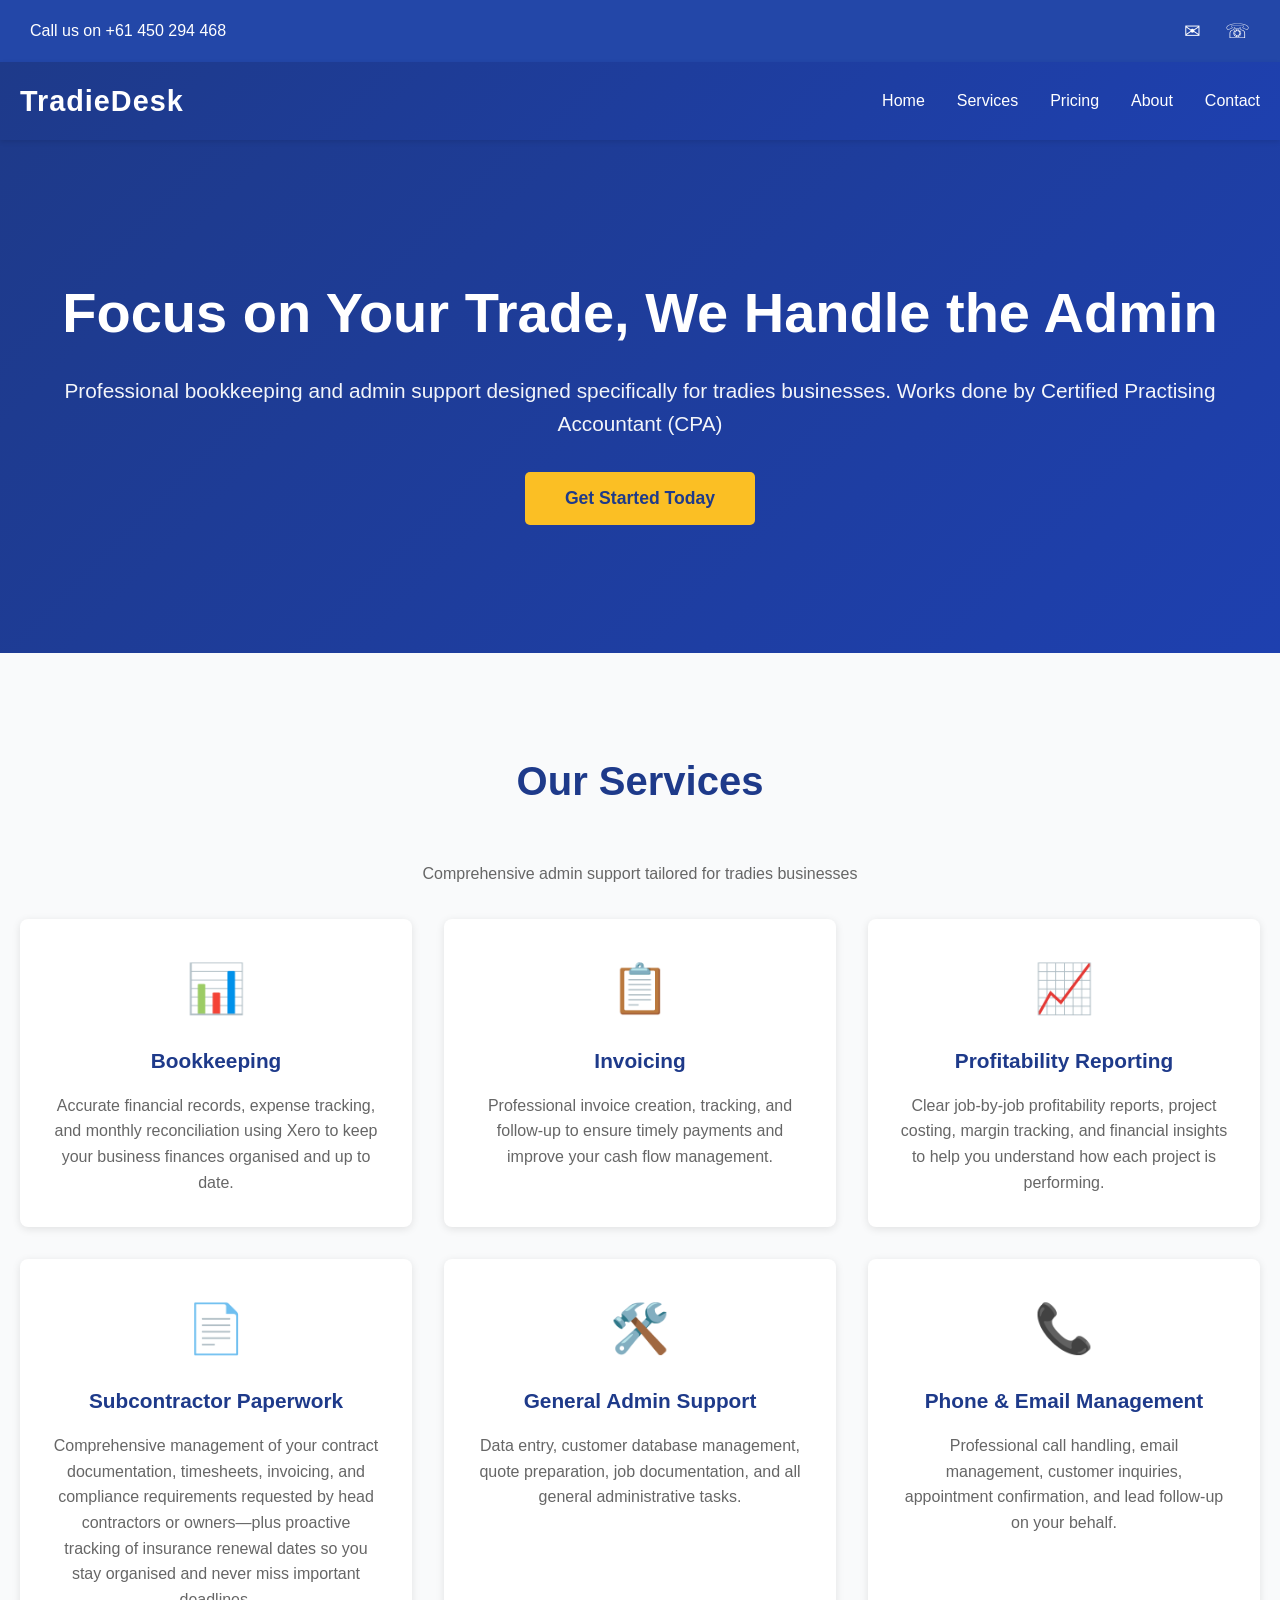
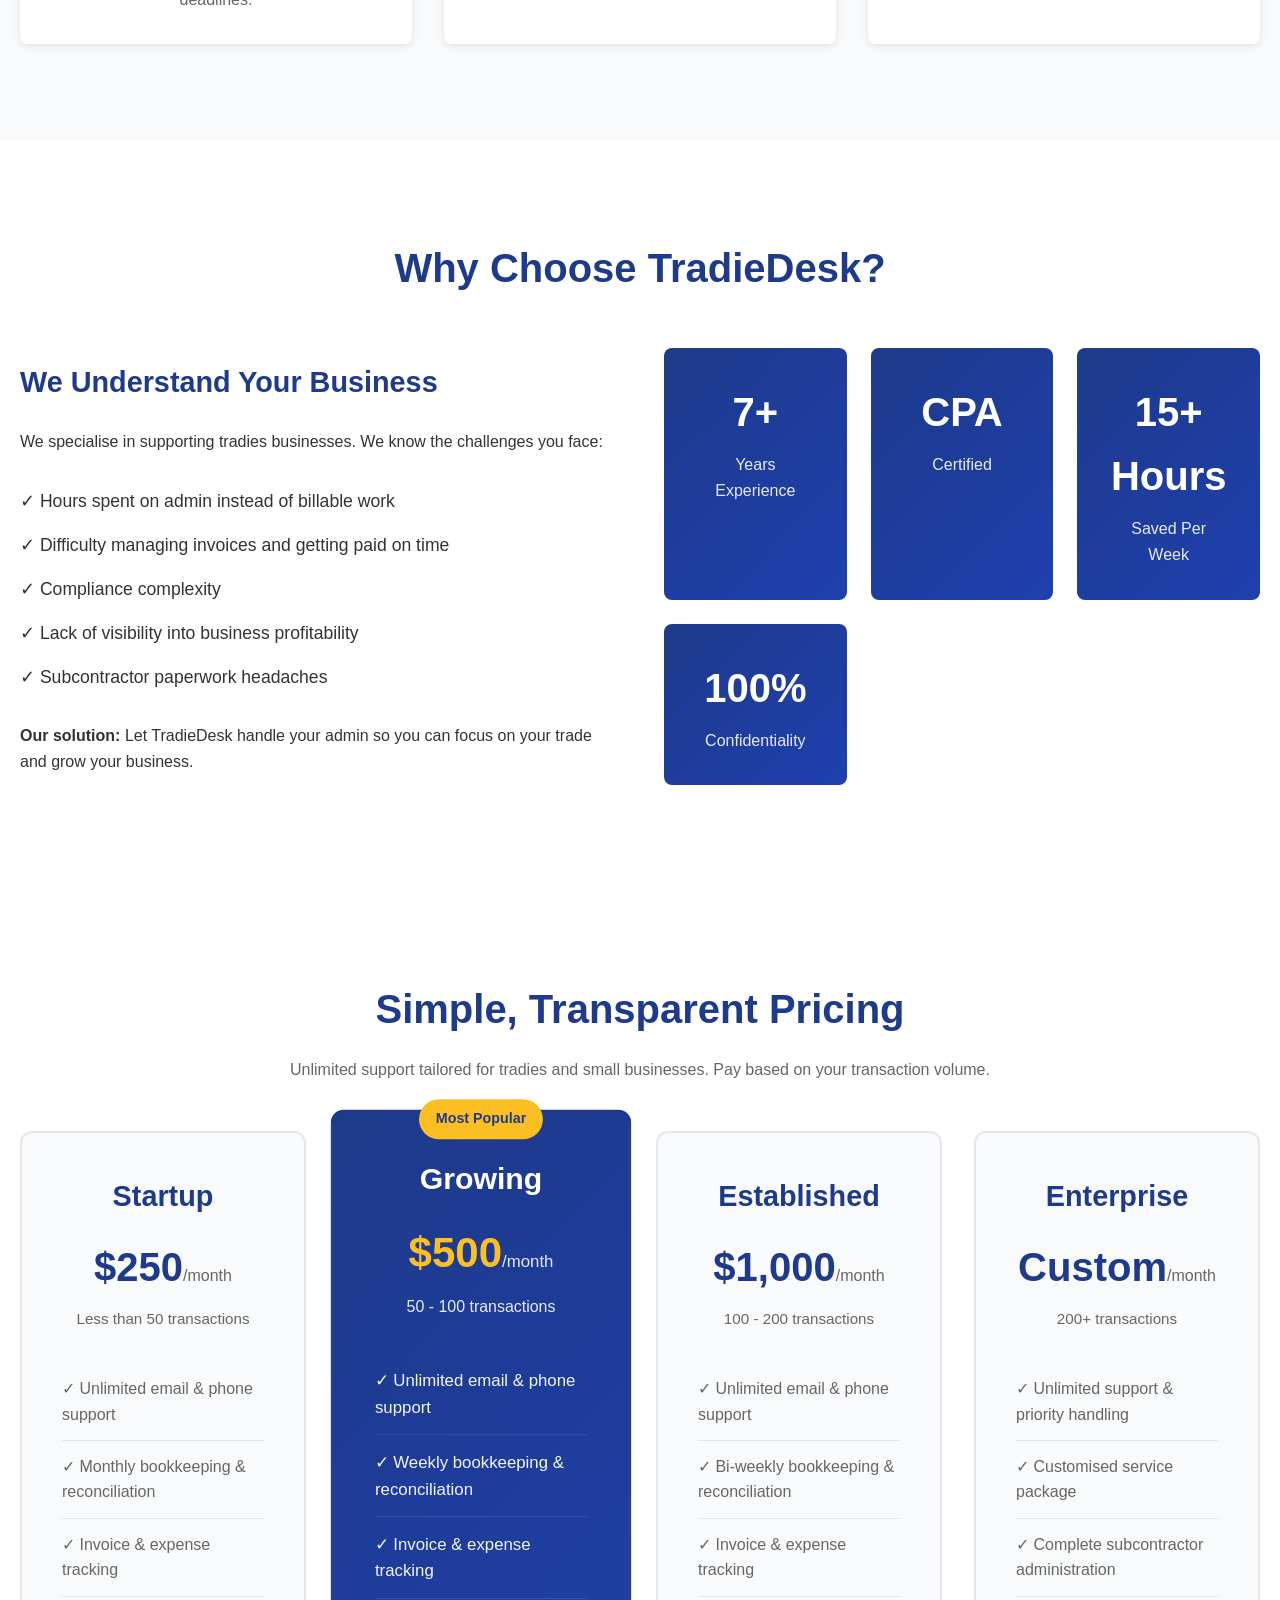
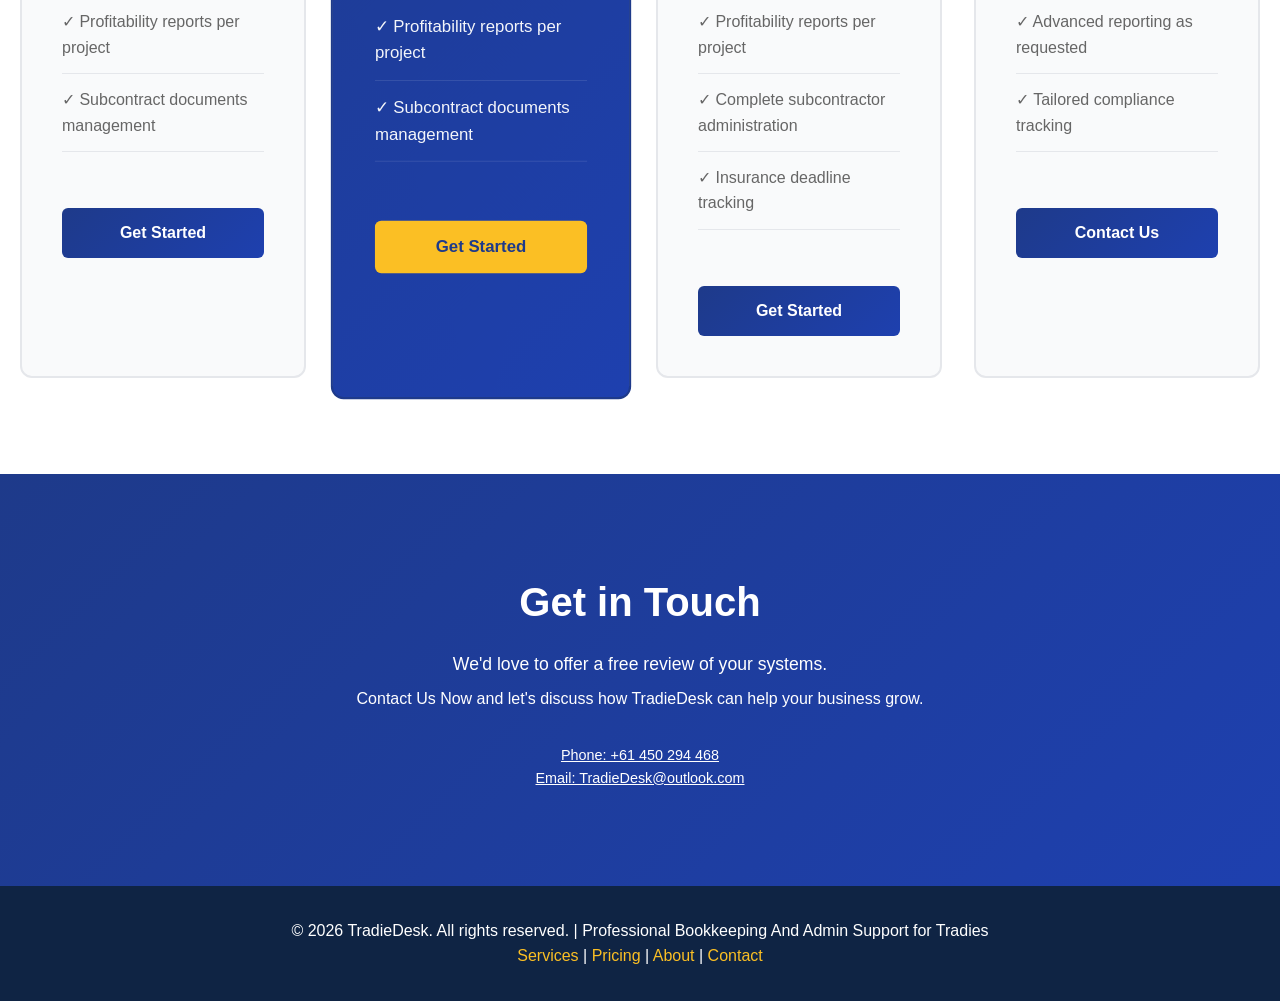
<file: index.html>
<!DOCTYPE html>
<html lang="en">
    
<head>
    <meta charset="UTF-8">
    <meta name="viewport" content="width=device-width, initial-scale=1.0">
    <title>TradieDesk - Professional Bookkeeping & Admin Support for Tradies</title>
    <link rel="stylesheet" href="css/styles.css">
    <link rel="stylesheet" href="css/responsive.css">
    <link rel="stylesheet" href="css/animations.css">
    <link rel="manifest" href="manifest.json">
</head>
<body>
    <body>

<div class="top-bar">

    <div class="left-text">
        Call us on +61 450 294 468
    </div>

    <div class="right-icons">

        <a href="mailto:TradieDesk@outlook.com">✉</a>
        <a href="tel:+61450294468">☏</a>
    </div>

</div>
    <!-- Navigation -->
    <nav class="navbar">
        <div class="container">
            <div class="logo">TradieDesk</div>
            <ul class="nav-links">
                <li><a href="#home">Home</a></li>
                <li><a href="#services">Services</a></li>
                <li><a href="#pricing">Pricing</a></li>
                <li><a href="pages/about.html">About</a></li>
                <li><a href="pages/contact.html">Contact</a></li>
            </ul>
        </div>
    </nav>

    <!-- Hero Section -->
    <section id="home" class="hero">
        <div class="container">
            <div class="hero-content">
                <h1>Focus on Your Trade, We Handle the Admin</h1>
                <p>Professional bookkeeping and admin support designed specifically for tradies businesses. Works done by Certified Practising Accountant (CPA)</p>
                <button class="cta-button" onclick="document.getElementById('contact').scrollIntoView({behavior: 'smooth'})">Get Started Today</button>
            </div>
        </div>
    </section>

    <!-- Services Section -->
    <section id="services" class="services">
        <div class="container">
            <h2>Our Services</h2>
            <p style="text-align: center; color: #666; margin-bottom: 2rem; font-size: 1rem;">
                Comprehensive admin support tailored for tradies businesses
            </p>
            <div class="services-grid">
                <div class="service-card">
                    <div class="service-icon">📊</div>
                    <h3>Bookkeeping</h3>
                    <p>Accurate financial records, expense tracking, and monthly reconciliation using Xero to keep your business finances organised and up to date.</p>
                </div>
                <div class="service-card">
                    <div class="service-icon">📋</div>
                    <h3>Invoicing</h3>
                    <p>Professional invoice creation, tracking, and follow-up to ensure timely payments and improve your cash flow management.</p>
                </div>
                <div class="service-card">
                    <div class="service-icon">📈</div>
                    <h3>Profitability Reporting</h3>
                    <p>Clear job-by-job profitability reports, project costing, margin tracking, and financial insights to help you understand how each project is performing.</p>
                </div>
                <div class="service-card">
                    <div class="service-icon">📄</div>
                    <h3>Subcontractor Paperwork</h3>
                    <p>Comprehensive management of your contract documentation, timesheets, invoicing, and compliance requirements requested by head contractors or owners—plus proactive tracking of insurance renewal dates so you stay organised and never miss important deadlines.</p>
                </div>
                <div class="service-card">
                    <div class="service-icon">🛠️</div>
                    <h3>General Admin Support</h3>
                    <p>Data entry, customer database management, quote preparation, job documentation, and all general administrative tasks.</p>
                </div>
                <div class="service-card">
                    <div class="service-icon">📞</div>
                    <h3>Phone & Email Management</h3>
                    <p>Professional call handling, email management, customer inquiries, appointment confirmation, and lead follow-up on your behalf.</p>
                </div>
            </div>
        </div>
    </section>

    <!-- About Section -->
    <section id="about" class="about">
        <div class="container">
            <h2>Why Choose TradieDesk?</h2>
            <div class="about-content">
                <div class="about-text">
                    <h3>We Understand Your Business</h3>
                    <p>We specialise in supporting tradies businesses. We know the challenges you face:</p>
                    <ul>
                        <li>✓ Hours spent on admin instead of billable work</li>
                        <li>✓ Difficulty managing invoices and getting paid on time</li>
                        <li>✓ Compliance complexity</li>
                        <li>✓ Lack of visibility into business profitability</li>
                        <li>✓ Subcontractor paperwork headaches</li>
                    </ul>
                    <p><strong>Our solution:</strong> Let TradieDesk handle your admin so you can focus on your trade and grow your business.</p>
                </div>
                <div class="about-stats">
                    <div class="stat">
                        <h4>7+</h4>
                        <p>Years Experience</p>
                    </div>
                    <div class="stat">
                        <h4>CPA</h4>
                        <p>Certified</p>
                    </div>
                    <div class="stat">
                        <h4>15+ Hours</h4>
                        <p>Saved Per Week</p>
                    </div>
                    <div class="stat">
                        <h4>100%</h4>
                        <p>Confidentiality</p>
                    </div>
                </div>
            </div>
        </div>
    </section>

    <!-- Pricing Section -->
    <section id="pricing" class="pricing">
        <div class="container">
            <h2>Simple, Transparent Pricing</h2>
            <p style="text-align: center; color: #666; margin-bottom: 3rem; font-size: 1rem;">
                Unlimited support tailored for tradies and small businesses. Pay based on your transaction volume.
            </p>
            <div class="pricing-grid">
                <div class="pricing-card">
                    <h3>Startup</h3>
                    <div class="price">$250<span>/month</span></div>
                    <p class="pricing-subtitle">Less than 50 transactions</p>
                    <ul class="pricing-features">
                        <li>✓ Unlimited email & phone support</li>
                        <li>✓ Monthly bookkeeping & reconciliation</li>
                        <li>✓ Invoice & expense tracking</li>
                        <li>✓ Profitability reports per project</li>
                        <li>✓ Subcontract documents management</li>
                    </ul>
                    <button class="pricing-button" onclick="document.getElementById('contact').scrollIntoView({behavior: 'smooth'})">Get Started</button>
                </div>
                <div class="pricing-card featured">
                    <div class="featured-badge">Most Popular</div>
                    <h3>Growing</h3>
                    <div class="price">$500<span>/month</span></div>
                    <p class="pricing-subtitle">50 - 100 transactions</p>
                    <ul class="pricing-features">
                        <li>✓ Unlimited email & phone support</li>
                        <li>✓ Weekly bookkeeping & reconciliation</li>
                        <li>✓ Invoice & expense tracking</li>
                        <li>✓ Profitability reports per project</li>
                        <li>✓ Subcontract documents management</li>
                    </ul>
                    <button class="pricing-button" onclick="document.getElementById('contact').scrollIntoView({behavior: 'smooth'})">Get Started</button>
                </div>
            <div class="pricing-card">
                    <h3>Established</h3>
                    <div class="price">$1,000<span>/month</span></div>
                    <p class="pricing-subtitle">100 - 200 transactions</p>
                    <ul class="pricing-features">
                        <li>✓ Unlimited email & phone support</li>
                        <li>✓ Bi-weekly bookkeeping & reconciliation</li>
                        <li>✓ Invoice & expense tracking</li>
                        <li>✓ Profitability reports per project</li>
                        <li>✓ Complete subcontractor administration</li>
                        <li>✓ Insurance deadline tracking</li>
                    </ul>
                    <button class="pricing-button" onclick="document.getElementById('contact').scrollIntoView({behavior: 'smooth'})">Get Started</button>
                </div>
            <div class="pricing-card">
                    <h3>Enterprise</h3>
                    <div class="price">Custom<span>/month</span></div>
                    <p class="pricing-subtitle">200+ transactions</p>
                    <ul class="pricing-features">
                        <li>✓ Unlimited support & priority handling</li>
                        <li>✓ Customised service package</li>
                        <li>✓ Complete subcontractor administration</li>
                        <li>✓ Advanced reporting as requested</li>
                        <li>✓ Tailored compliance tracking</li>
                    </ul>
                    <button class="pricing-button" onclick="document.getElementById('contact').scrollIntoView({behavior: 'smooth'})">Contact Us</button>
                </div>
            </div>
        </div>
    </section>

    <!-- Contact Section -->
    <section id="contact" class="contact">
        <div class="container">
            <h2>Get in Touch</h2>
            <p style="text-align: center; color: white; margin-bottom: 0.5rem; font-size: 1.1rem;">
                We'd love to offer a free review of your systems.
            </p>
            <p style="text-align: center; color: white; margin-bottom: 2rem;">
                Contact Us Now and let's discuss how TradieDesk can help your business grow.
            </p>
             <p style="text-align: center; color: #999; margin-top: 2rem; font-size: 0.9rem;">
                <a href="tel:+61 450 294 468" style="color: white;">Phone: +61 450 294 468</a>
            <p style="text-align: center; color: #999; margin-top: 0rem; font-size: 0.9rem;">
                <a href="mailto:TradieDesk@outlook.com" style="color: white;">Email: TradieDesk@outlook.com</a>
            </p>
        </div>
    </section>

    <!-- Footer -->
    <footer class="footer">
        <div class="container">
            <p>&copy; 2026 TradieDesk. All rights reserved. | Professional Bookkeeping And Admin Support for Tradies</p>
            <div class="footer-links">
                <a href="pages/services.html">Services</a> | 
                <a href="pages/pricing.html">Pricing</a> | 
                <a href="pages/about.html">About</a> | 
                <a href="pages/contact.html">Contact</a>
            </div>
        </div>
    </footer>

    <script src="js/script.js"></script>
</body>
</html>
</file>
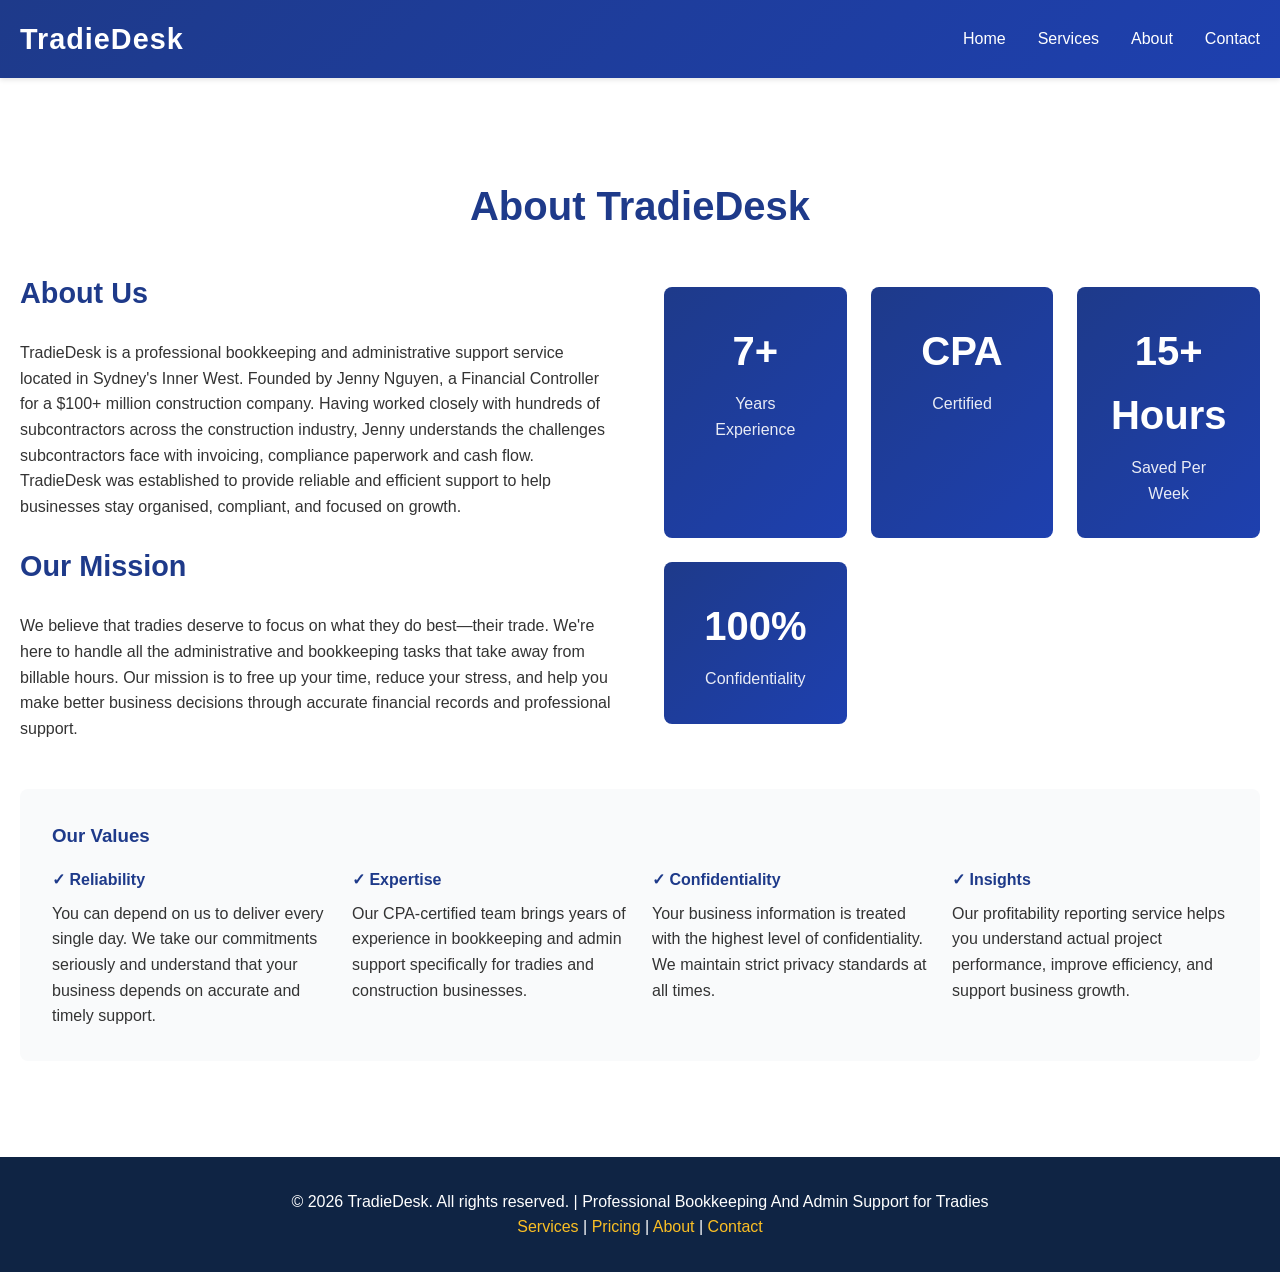
<file: pages/about.html>
<!DOCTYPE html>
<html lang="en">
<head>
    <meta charset="UTF-8">
    <meta name="viewport" content="width=device-width, initial-scale=1.0">
    <title>About Us - TradieDesk</title>
    <link rel="stylesheet" href="../css/styles.css">
    <link rel="stylesheet" href="../css/responsive.css">
    <link rel="stylesheet" href="../css/animations.css">
</head>
<body>
    <nav class="navbar">
        <div class="container">
            <div class="logo">TradieDesk</div>
            <ul class="nav-links">
                <li><a href="../index.html">Home</a></li>
                <li><a href="../index.html#services">Services</a></li>
                <li><a href="#about">About</a></li>
                <li><a href="contact.html">Contact</a></li>
            </ul>
        </div>
    </nav>

    <section id="about" class="about">
        <div class="container">
            <h1 style="text-align: center; color: #1e3a8a; margin-bottom: 2rem; font-size: 2.5rem;">About TradieDesk</h1>
            
            <div class="about-content">
                <div class="about-text">
                    <h3>About Us</h3>
                    <p>TradieDesk is a professional bookkeeping and administrative support service located in Sydney's Inner West. Founded by Jenny Nguyen, a Financial Controller for a $100+ million construction company. Having worked closely with hundreds of subcontractors across the construction industry, Jenny understands the challenges subcontractors face with invoicing, compliance paperwork and cash flow. TradieDesk was established to provide reliable and efficient support to help businesses stay organised, compliant, and focused on growth.</p>
                    
                    <h3 style="margin-top: 1.5rem;">Our Mission</h3>
                    <p>We believe that tradies deserve to focus on what they do best—their trade. We're here to handle all the administrative and bookkeeping tasks that take away from billable hours. Our mission is to free up your time, reduce your stress, and help you make better business decisions through accurate financial records and professional support.</p>
                </div>
                <div class="about-stats">
                    <div class="stat">
                        <h4>7+</h4>
                        <p>Years Experience</p>
                    </div>
                    <div class="stat">
                        <h4>CPA</h4>
                        <p>Certified</p>
                    </div>
                    <div class="stat">
                        <h4>15+ Hours</h4>
                        <p>Saved Per Week</p>
                    </div>
                    <div class="stat">
                        <h4>100%</h4>
                        <p>Confidentiality</p>
                    </div>
                </div>
            </div>

            <div style="margin-top: 3rem; padding: 2rem; background: #f9fafb; border-radius: 8px;">
                <h3 style="color: #1e3a8a; margin-bottom: 1rem;">Our Values</h3>
                <div style="display: grid; grid-template-columns: repeat(auto-fit, minmax(250px, 1fr)); gap: 1.5rem;">
                    <div>
                        <h4 style="color: #1e3a8a; margin-bottom: 0.5rem;">✓ Reliability</h4>
                        <p>You can depend on us to deliver every single day. We take our commitments seriously and understand that your business depends on accurate and timely support.</p>
                    </div>
                    <div>
                        <h4 style="color: #1e3a8a; margin-bottom: 0.5rem;">✓ Expertise</h4>
                        <p>Our CPA-certified team brings years of experience in bookkeeping and admin support specifically for tradies and construction businesses.</p>
                    </div>
                    <div>
                        <h4 style="color: #1e3a8a; margin-bottom: 0.5rem;">✓ Confidentiality</h4>
                        <p>Your business information is treated with the highest level of confidentiality. We maintain strict privacy standards at all times.</p>
                    </div>
                    <div>
                        <h4 style="color: #1e3a8a; margin-bottom: 0.5rem;">✓ Insights</h4>
                        <p>Our profitability reporting service helps you understand actual project performance, improve efficiency, and support business growth.</p>
                    </div>
                </div>
            </div>
        </div>
    </section>

    <footer class="footer">
        <div class="container">
            <p>&copy; 2026 TradieDesk. All rights reserved. | Professional Bookkeeping And Admin Support for Tradies</p>
            <div class="footer-links">
                <a href="services.html">Services</a> | 
                <a href="pricing.html">Pricing</a> | 
                <a href="about.html">About</a> | 
                <a href="contact.html">Contact</a>
            </div>
        </div>
    </footer>
</body>
</html>
</file>
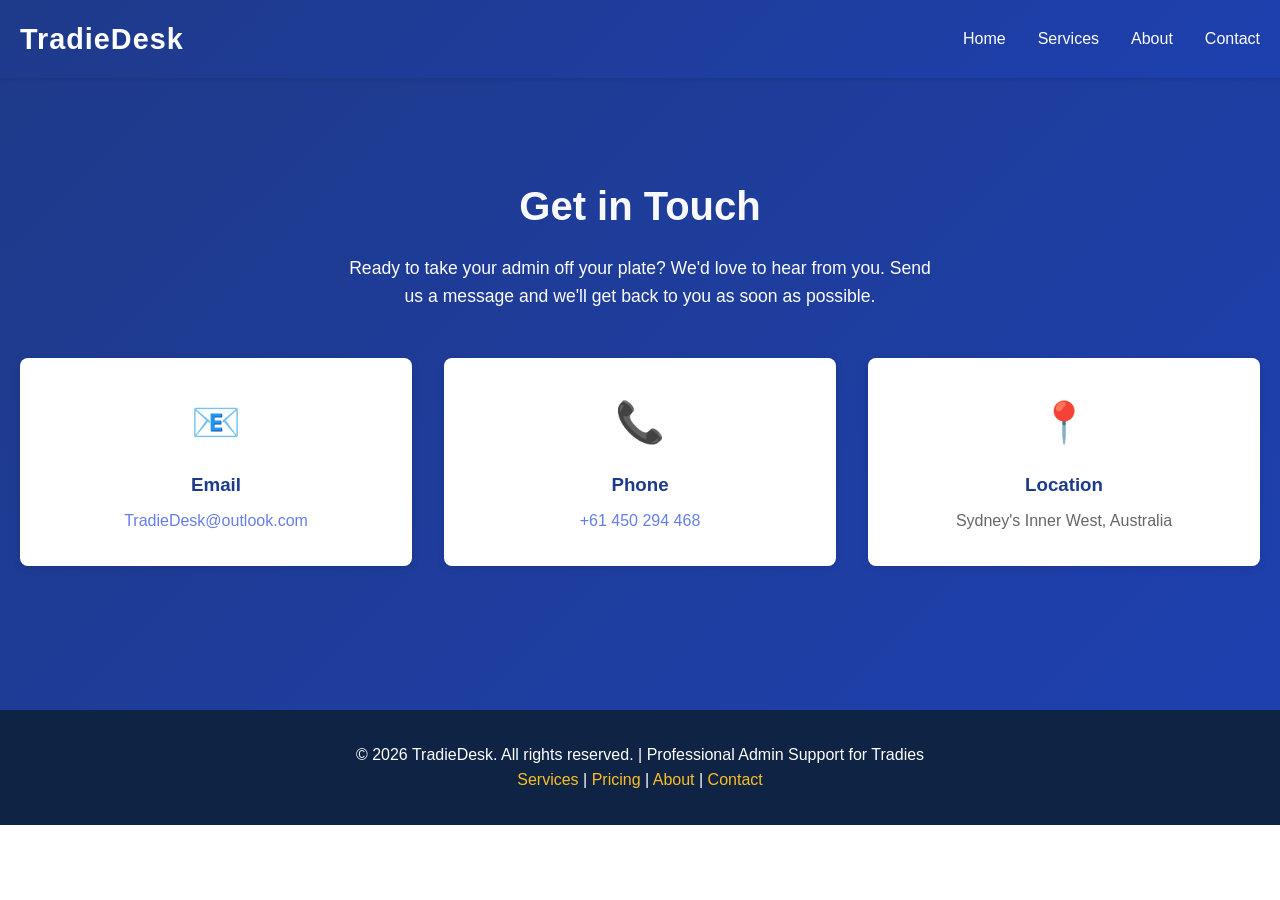
<file: pages/contact.html>
<!DOCTYPE html>
<html lang="en">
<head>
    <meta charset="UTF-8">
    <meta name="viewport" content="width=device-width, initial-scale=1.0">
    <title>Contact Us - TradieDesk</title>
    <link rel="stylesheet" href="../css/styles.css">
    <link rel="stylesheet" href="../css/responsive.css">
    <link rel="stylesheet" href="../css/animations.css">
</head>
<body>
    <nav class="navbar">
        <div class="container">
            <div class="logo">TradieDesk</div>
            <ul class="nav-links">
                <li><a href="../index.html">Home</a></li>
                <li><a href="../index.html#services">Services</a></li>
                <li><a href="about.html">About</a></li>
                <li><a href="#contact">Contact</a></li>
            </ul>
        </div>
    </nav>

    <section id="contact" class="contact">
        <div class="container">
            <h1 style="text-align: center; color: hsl(225, 40%, 98%); margin-bottom: 1rem; font-size: 2.5rem;">Get in Touch</h1>
            <p style="text-align: center; color: #fdfdfd; margin-bottom: 3rem; font-size: 1.1rem; max-width: 600px; margin-left: auto; margin-right: auto;">
                Ready to take your admin off your plate? We'd love to hear from you. Send us a message and we'll get back to you as soon as possible.
            </p>
            
            <div style="display: grid; grid-template-columns: repeat(auto-fit, minmax(300px, 1fr)); gap: 2rem; margin-bottom: 3rem;">
                <div style="background: white; padding: 2rem; border-radius: 8px; box-shadow: 0 2px 8px rgba(0, 0, 0, 0.1); text-align: center;">
                    <div style="font-size: 2.5rem; margin-bottom: 1rem;">📧</div>
                    <h3 style="color: #1e3a8a; margin-bottom: 0.5rem;">Email</h3>
                    <a href="mailto:TradieDesk@outlook.com" style="color: #667eea; text-decoration: none;">TradieDesk@outlook.com</a>
                </div>
                <div style="background: white; padding: 2rem; border-radius: 8px; box-shadow: 0 2px 8px rgba(0, 0, 0, 0.1); text-align: center;">
                    <div style="font-size: 2.5rem; margin-bottom: 1rem;">📞</div>
                    <h3 style="color: #1e3a8a; margin-bottom: 0.5rem;">Phone</h3>
                    <a href="tel:+61 450 294 468" style="color: #667eea; text-decoration: none;">+61 450 294 468</a>
                </div>
                <div style="background: white; padding: 2rem; border-radius: 8px; box-shadow: 0 2px 8px rgba(0, 0, 0, 0.1); text-align: center;">
                    <div style="font-size: 2.5rem; margin-bottom: 1rem;">📍</div>
                    <h3 style="color: #1e3a8a; margin-bottom: 0.5rem;">Location</h3>
                    <p style="color: #666;">Sydney's Inner West, Australia</p>
                </div>
            </div>
    </section>

    <footer class="footer">
        <div class="container">
            <p>&copy; 2026 TradieDesk. All rights reserved. | Professional Admin Support for Tradies</p>
            <div class="footer-links">
                <a href="services.html">Services</a> | 
                <a href="pricing.html">Pricing</a> | 
                <a href="about.html">About</a> | 
                <a href="contact.html">Contact</a>
            </div>
        </div>
    </footer>

    <script src="../js/form-handler.js"></script>
</body>
</html>
</file>
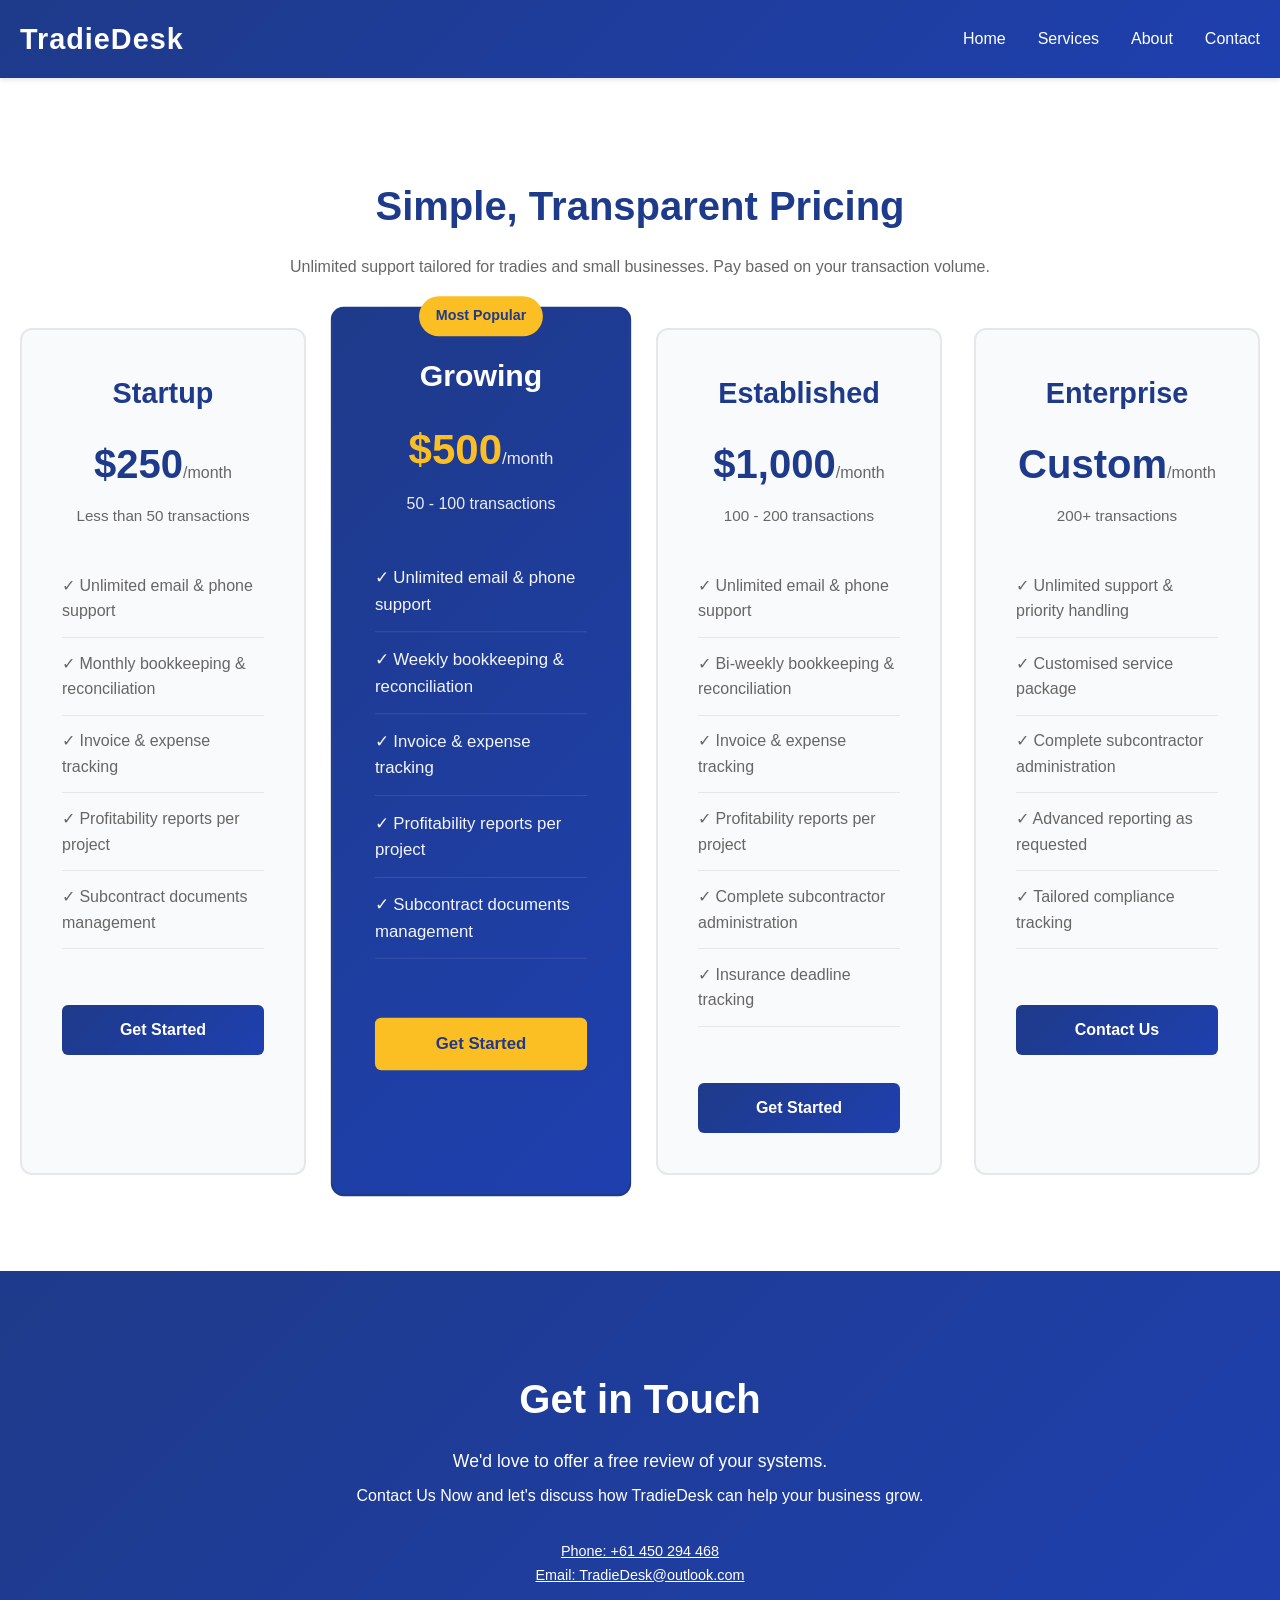
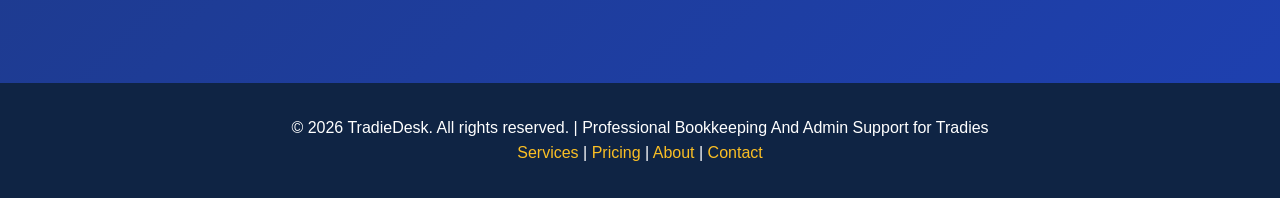
<file: pages/pricing.html>
<!DOCTYPE html>
<html lang="en">
<head>
    <meta charset="UTF-8">
    <meta name="viewport" content="width=device-width, initial-scale=1.0">
    <title>About Us - TradieDesk</title>
    <link rel="stylesheet" href="../css/styles.css">
    <link rel="stylesheet" href="../css/responsive.css">
    <link rel="stylesheet" href="../css/animations.css">
</head>
<body>
    <nav class="navbar">
        <div class="container">
            <div class="logo">TradieDesk</div>
            <ul class="nav-links">
                <li><a href="../index.html">Home</a></li>
                <li><a href="../index.html#services">Services</a></li>
                <li><a href="#about">About</a></li>
                <li><a href="contact.html">Contact</a></li>
            </ul>
        </div>
    </nav>

       <section id="pricing" class="pricing">
        <div class="container">
            <h2>Simple, Transparent Pricing</h2>
            <p style="text-align: center; color: #666; margin-bottom: 3rem; font-size: 1rem;">
                Unlimited support tailored for tradies and small businesses. Pay based on your transaction volume.
            </p>
            <div class="pricing-grid">
                <div class="pricing-card">
                    <h3>Startup</h3>
                    <div class="price">$250<span>/month</span></div>
                    <p class="pricing-subtitle">Less than 50 transactions</p>
                    <ul class="pricing-features">
                        <li>✓ Unlimited email & phone support</li>
                        <li>✓ Monthly bookkeeping & reconciliation</li>
                        <li>✓ Invoice & expense tracking</li>
                        <li>✓ Profitability reports per project</li>
                        <li>✓ Subcontract documents management</li>
                    </ul>
                    <button class="pricing-button" onclick="document.getElementById('contact').scrollIntoView({behavior: 'smooth'})">Get Started</button>
                </div>
                <div class="pricing-card featured">
                    <div class="featured-badge">Most Popular</div>
                    <h3>Growing</h3>
                    <div class="price">$500<span>/month</span></div>
                    <p class="pricing-subtitle">50 - 100 transactions</p>
                    <ul class="pricing-features">
                        <li>✓ Unlimited email & phone support</li>
                        <li>✓ Weekly bookkeeping & reconciliation</li>
                        <li>✓ Invoice & expense tracking</li>
                        <li>✓ Profitability reports per project</li>
                        <li>✓ Subcontract documents management</li>
                    </ul>
                    <button class="pricing-button" onclick="document.getElementById('contact').scrollIntoView({behavior: 'smooth'})">Get Started</button>
                </div>
            <div class="pricing-card">
                    <h3>Established</h3>
                    <div class="price">$1,000<span>/month</span></div>
                    <p class="pricing-subtitle">100 - 200 transactions</p>
                    <ul class="pricing-features">
                        <li>✓ Unlimited email & phone support</li>
                        <li>✓ Bi-weekly bookkeeping & reconciliation</li>
                        <li>✓ Invoice & expense tracking</li>
                        <li>✓ Profitability reports per project</li>
                        <li>✓ Complete subcontractor administration</li>
                        <li>✓ Insurance deadline tracking</li>
                    </ul>
                    <button class="pricing-button" onclick="document.getElementById('contact').scrollIntoView({behavior: 'smooth'})">Get Started</button>
                </div>
            <div class="pricing-card">
                    <h3>Enterprise</h3>
                    <div class="price">Custom<span>/month</span></div>
                    <p class="pricing-subtitle">200+ transactions</p>
                    <ul class="pricing-features">
                        <li>✓ Unlimited support & priority handling</li>
                        <li>✓ Customised service package</li>
                        <li>✓ Complete subcontractor administration</li>
                        <li>✓ Advanced reporting as requested</li>
                        <li>✓ Tailored compliance tracking</li>
                    </ul>
                    <button class="pricing-button" onclick="document.getElementById('contact').scrollIntoView({behavior: 'smooth'})">Contact Us</button>
                </div>
            </div>
        </div>
    </section>
    <section id="contact" class="contact">
        <div class="container">
            <h2>Get in Touch</h2>
            <p style="text-align: center; color: white; margin-bottom: 0.5rem; font-size: 1.1rem;">
                We'd love to offer a free review of your systems.
            </p>
            <p style="text-align: center; color: white; margin-bottom: 2rem;">
                Contact Us Now and let's discuss how TradieDesk can help your business grow.
            </p>
             <p style="text-align: center; color: #999; margin-top: 2rem; font-size: 0.9rem;">
                <a href="tel:+61 450 294 468" style="color: white;">Phone: +61 450 294 468</a>
            <p style="text-align: center; color: #999; margin-top: 0rem; font-size: 0.9rem;">
                <a href="mailto:TradieDesk@outlook.com" style="color: white;">Email: TradieDesk@outlook.com</a>
            </p>
        </div>
    </section>
    <footer class="footer">
        <div class="container">
            <p>&copy; 2026 TradieDesk. All rights reserved. | Professional Bookkeeping And Admin Support for Tradies</p>
            <div class="footer-links">
                <a href="services.html">Services</a> | 
                <a href="pricing.html">Pricing</a> | 
                <a href="about.html">About</a> | 
                <a href="contact.html">Contact</a>
            </div>
        </div>
    </footer>
</body>
</html>
</file>
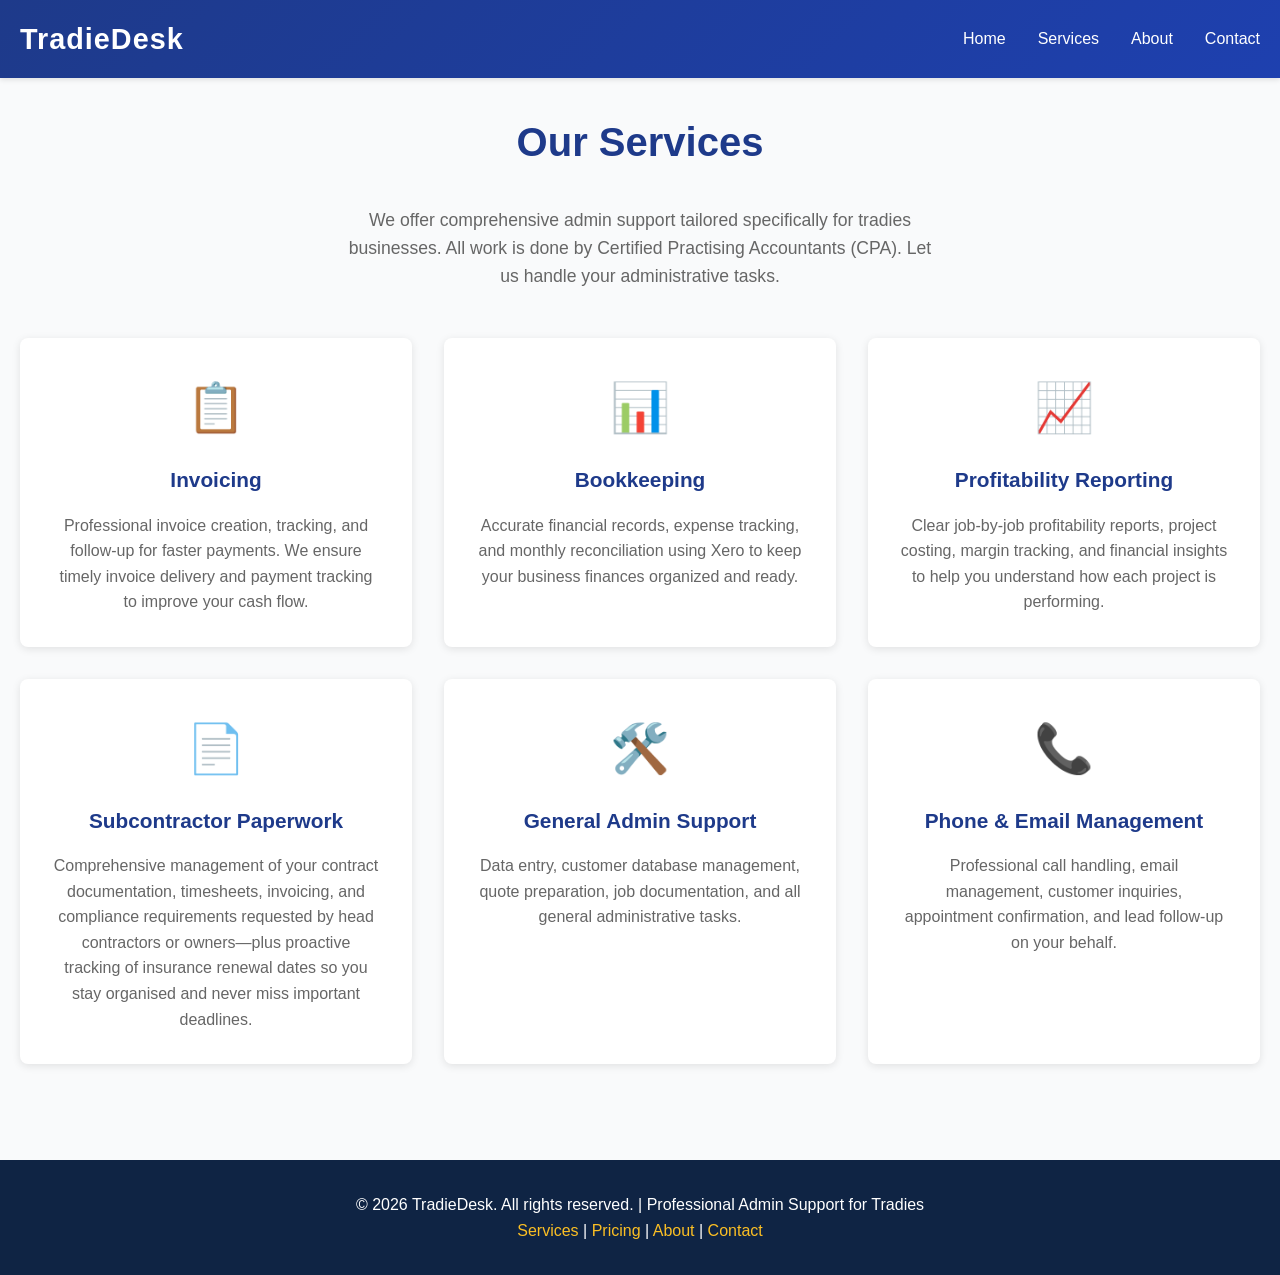
<file: pages/services.html>
<!DOCTYPE html>
<html lang="en">
<head>
    <meta charset="UTF-8">
    <meta name="viewport" content="width=device-width, initial-scale=1.0">
    <title>Our Services - TradieDesk</title>
    <link rel="stylesheet" href="../css/styles.css">
    <link rel="stylesheet" href="../css/responsive.css">
    <link rel="stylesheet" href="../css/animations.css">
</head>
<body>
    <nav class="navbar">
        <div class="container">
            <div class="logo">TradieDesk</div>
            <ul class="nav-links">
                <li><a href="../index.html">Home</a></li>
                <li><a href="#services">Services</a></li>
                <li><a href="about.html">About</a></li>
                <li><a href="contact.html">Contact</a></li>
            </ul>
        </div>
    </nav>

    <section id="services" class="services" style="padding-top: 2rem;">
        <div class="container">
            <h1 style="text-align: center; color: #1e3a8a; margin-bottom: 2rem; font-size: 2.5rem;">Our Services</h1>
            <p style="text-align: center; color: #666; margin-bottom: 3rem; font-size: 1.1rem; max-width: 600px; margin-left: auto; margin-right: auto;">
                We offer comprehensive admin support tailored specifically for tradies businesses. All work is done by Certified Practising Accountants (CPA). Let us handle your administrative tasks.
            </p>
            <div class="services-grid">
                <div class="service-card">
                    <div class="service-icon">📋</div>
                    <h3>Invoicing</h3>
                    <p>Professional invoice creation, tracking, and follow-up for faster payments. We ensure timely invoice delivery and payment tracking to improve your cash flow.</p>
                </div>
                <div class="service-card">
                    <div class="service-icon">📊</div>
                    <h3>Bookkeeping</h3>
                    <p>Accurate financial records, expense tracking, and monthly reconciliation using Xero to keep your business finances organized and ready.</p>
                </div>
                <div class="service-card">
                    <div class="service-icon">📈</div>
                    <h3>Profitability Reporting</h3>
                    <p>Clear job-by-job profitability reports, project costing, margin tracking, and financial insights to help you understand how each project is performing.</p>
                </div>
                <div class="service-card">
                    <div class="service-icon">📄</div>
                    <h3>Subcontractor Paperwork</h3>
                    <p>Comprehensive management of your contract documentation, timesheets, invoicing, and compliance requirements requested by head contractors or owners—plus proactive tracking of insurance renewal dates so you stay organised and never miss important deadlines.</p>
                </div>
                <div class="service-card">
                    <div class="service-icon">🛠️</div>
                    <h3>General Admin Support</h3>
                    <p>Data entry, customer database management, quote preparation, job documentation, and all general administrative tasks.</p>
                </div>
                <div class="service-card">
                    <div class="service-icon">📞</div>
                    <h3>Phone & Email Management</h3>
                    <p>Professional call handling, email management, customer inquiries, appointment confirmation, and lead follow-up on your behalf.</p>
                </div>
            </div>
        </div>
    </section>

    <footer class="footer">
        <div class="container">
            <p>&copy; 2026 TradieDesk. All rights reserved. | Professional Admin Support for Tradies</p>
            <div class="footer-links">
                <a href="services.html">Services</a> | 
                <a href="pricing.html">Pricing</a> | 
                <a href="about.html">About</a> | 
                <a href="contact.html">Contact</a>
            </div>
        </div>
    </footer>
</body>
</html>
</file>
<file: css/styles.css>
* {
    margin: 0;
    padding: 0;
    box-sizing: border-box;
}

body {
    font-family: 'Segoe UI', Tahoma, Geneva, Verdana, sans-serif;
    line-height: 1.6;
    color: #333;
}

.container {
    max-width: 1200px;
    margin: 0 auto;
    padding: 0 20px;
}

/* Navigation */
.navbar {
    background: linear-gradient(135deg, #1e3a8a 0%, #1e40af 100%);
    color: white;
    padding: 1rem 0;
    position: sticky;
    top: 0;
    z-index: 100;
    box-shadow: 0 2px 5px rgba(0, 0, 0, 0.1);
}

.navbar .container {
    display: flex;
    justify-content: space-between;
    align-items: center;
}

.logo {
    font-size: 1.8rem;
    font-weight: bold;
    letter-spacing: 1px;
}

.nav-links {
    display: flex;
    list-style: none;
    gap: 2rem;
}

.nav-links a {
    color: white;
    text-decoration: none;
    transition: opacity 0.3s;
}

.nav-links a:hover {
    opacity: 0.8;
}

/* Hero Section */
.hero {
    background: linear-gradient(135deg, #1e3a8a 0%, #1e40af 100%);
    color: white;
    padding: 8rem 0;
    text-align: center;
}

.hero-content h1 {
    font-size: 3rem;
    margin-bottom: 1rem;
    font-weight: 700;
}

.hero-content p {
    font-size: 1.3rem;
    margin-bottom: 2rem;
    opacity: 0.95;
}

.cta-button {
    background: #fbbf24;
    color: #1e3a8a;
    border: none;
    padding: 1rem 2.5rem;
    font-size: 1.1rem;
    border-radius: 5px;
    cursor: pointer;
    font-weight: 600;
    transition: transform 0.3s, box-shadow 0.3s;
}

.cta-button:hover {
    transform: translateY(-2px);
    box-shadow: 0 10px 20px rgba(251, 191, 36, 0.3);
}

/* Services Section */
.services {
    padding: 6rem 0;
    background: #f9fafb;
}

.services h2 {
    text-align: center;
    font-size: 2.5rem;
    margin-bottom: 3rem;
    color: #1e3a8a;
}

.services-grid {
    display: grid;
    grid-template-columns: repeat(auto-fit, minmax(300px, 1fr));
    gap: 2rem;
}

.service-card {
    background: white;
    padding: 2rem;
    border-radius: 8px;
    box-shadow: 0 2px 8px rgba(0, 0, 0, 0.1);
    text-align: center;
    transition: transform 0.3s, box-shadow 0.3s;
}

.service-card:hover {
    transform: translateY(-5px);
    box-shadow: 0 8px 16px rgba(0, 0, 0, 0.15);
}

.service-icon {
    font-size: 3rem;
    margin-bottom: 1rem;
}

.service-card h3 {
    color: #1e3a8a;
    margin-bottom: 1rem;
    font-size: 1.3rem;
}

.service-card p {
    color: #666;
    line-height: 1.6;
}

/* About Section */
.about {
    padding: 6rem 0;
}

.about h2 {
    text-align: center;
    font-size: 2.5rem;
    margin-bottom: 3rem;
    color: #1e3a8a;
}

.about-content {
    display: grid;
    grid-template-columns: 1fr 1fr;
    gap: 3rem;
    align-items: center;
}

.about-text h3 {
    color: #1e3a8a;
    font-size: 1.8rem;
    margin-bottom: 1.5rem;
}

.about-text ul {
    list-style: none;
    margin: 1.5rem 0;
}

.about-text li {
    padding: 0.5rem 0;
    font-size: 1.1rem;
    color: #333;
}

.about-stats {
    display: grid;
    grid-template-columns: repeat(3, 1fr);
    gap: 1.5rem;
}

.stat {
    background: linear-gradient(135deg, #1e3a8a 0%, #1e40af 100%);
    color: white;
    padding: 2rem;
    border-radius: 8px;
    text-align: center;
}

.stat h4 {
    font-size: 2.5rem;
    margin-bottom: 0.5rem;
}

.stat p {
    font-size: 1rem;
    opacity: 0.9;
}

/* Pricing Section */
.pricing {
    padding: 6rem 0;
    background: white;
}

.pricing h2 {
    text-align: center;
    font-size: 2.5rem;
    margin-bottom: 1rem;
    color: #1e3a8a;
}

.pricing-grid {
    display: grid;
    grid-template-columns: repeat(auto-fit, minmax(280px, 1fr));
    gap: 2rem;
    margin-top: 3rem;
}

.pricing-card {
    background: #f9fafb;
    border: 2px solid #e5e7eb;
    border-radius: 12px;
    padding: 2.5rem;
    text-align: center;
    transition: transform 0.3s, box-shadow 0.3s, border-color 0.3s;
    position: relative;
}

.pricing-card:hover {
    transform: translateY(-5px);
    box-shadow: 0 15px 30px rgba(0, 0, 0, 0.1);
    border-color: #1e3a8a;
}

.pricing-card.featured {
    background: linear-gradient(135deg, #1e3a8a 0%, #1e40af 100%);
    color: white;
    border: 2px solid #1e3a8a;
    transform: scale(1.05);
}

.pricing-card.featured:hover {
    border-color: #1e40af;
}

.featured-badge {
    position: absolute;
    top: -12px;
    left: 50%;
    transform: translateX(-50%);
    background: #fbbf24;
    color: #1e3a8a;
    padding: 0.5rem 1rem;
    border-radius: 20px;
    font-weight: 600;
    font-size: 0.85rem;
}

.pricing-card h3 {
    font-size: 1.8rem;
    margin-bottom: 1rem;
    color: #1e3a8a;
}

.pricing-card.featured h3 {
    color: white;
}

.price {
    font-size: 2.5rem;
    font-weight: 700;
    margin-bottom: 0.5rem;
    color: #1e3a8a;
}

.pricing-card.featured .price {
    color: #fbbf24;
}

.price span {
    font-size: 1rem;
    color: #666;
    font-weight: 400;
}

.pricing-card.featured .price span {
    color: rgba(255, 255, 255, 0.9);
}

.pricing-subtitle {
    color: #666;
    font-size: 0.95rem;
    margin-bottom: 1.5rem;
}

.pricing-card.featured .pricing-subtitle {
    color: rgba(255, 255, 255, 0.9);
}

.pricing-features {
    list-style: none;
    margin: 2rem 0;
    text-align: left;
}

.pricing-features li {
    padding: 0.8rem 0;
    color: #666;
    border-bottom: 1px solid #e5e7eb;
}

.pricing-card.featured .pricing-features li {
    color: rgba(255, 255, 255, 0.95);
    border-bottom-color: rgba(255, 255, 255, 0.1);
}

.pricing-button {
    width: 100%;
    background: linear-gradient(135deg, #1e3a8a 0%, #1e40af 100%);
    color: white;
    border: none;
    padding: 1rem;
    border-radius: 6px;
    font-size: 1rem;
    font-weight: 600;
    cursor: pointer;
    transition: transform 0.3s, box-shadow 0.3s;
    margin-top: 1.5rem;
}

.pricing-card.featured .pricing-button {
    background: #fbbf24;
    color: #1e3a8a;
}

.pricing-button:hover {
    transform: translateY(-2px);
    box-shadow: 0 10px 20px rgba(30, 58, 138, 0.3);
}

.pricing-card.featured .pricing-button:hover {
    box-shadow: 0 10px 20px rgba(251, 191, 36, 0.3);
}

/* Contact Section */
.contact {
    padding: 6rem 0;
    background: linear-gradient(135deg, #1e3a8a 0%, #1e40af 100%);
    color: white;
}

.contact h2 {
    text-align: center;
    font-size: 2.5rem;
    margin-bottom: 1rem;
    color: white;
}

.contact-form {
    max-width: 600px;
    margin: 0 auto 2rem;
    background: white;
    padding: 2rem;
    border-radius: 8px;
    box-shadow: 0 2px 8px rgba(0, 0, 0, 0.1);
}

.form-group {
    margin-bottom: 1.5rem;
}

.form-group label {
    display: block;
    margin-bottom: 0.5rem;
    color: #1e3a8a;
    font-weight: 600;
}

.form-group input,
.form-group textarea {
    width: 100%;
    padding: 0.8rem;
    border: 1px solid #ddd;
    border-radius: 4px;
    font-family: inherit;
    font-size: 1rem;
    transition: border-color 0.3s;
}

.form-group input:focus,
.form-group textarea:focus {
    outline: none;
    border-color: #1e3a8a;
    box-shadow: 0 0 5px rgba(30, 58, 138, 0.2);
}

.submit-button {
    width: 100%;
    background: linear-gradient(135deg, #1e3a8a 0%, #1e40af 100%);
    color: white;
    border: none;
    padding: 1rem;
    border-radius: 4px;
    font-size: 1.1rem;
    font-weight: 600;
    cursor: pointer;
    transition: transform 0.3s, box-shadow 0.3s;
}

.submit-button:hover {
    transform: translateY(-2px);
    box-shadow: 0 10px 20px rgba(30, 58, 138, 0.3);
}

.form-message {
    text-align: center;
    margin-top: 1rem;
    padding: 1rem;
    border-radius: 4px;
    font-weight: 600;
    display: none;
}

.form-message.success {
    background: #d1fae5;
    color: #065f46;
    display: block;
}

.form-message.error {
    background: #fee2e2;
    color: #991b1b;
    display: block;
}

/* Footer */
.footer {
    background: #0f2444;
    color: white;
    text-align: center;
    padding: 2rem 0;
}

.footer a {
    color: #fbbf24;
    text-decoration: none;
}

.footer a:hover {
    text-decoration: underline;
}

/* Responsive Design */
@media (max-width: 768px) {
    .nav-links {
        gap: 1rem;
        font-size: 0.9rem;
    }

    .hero-content h1 {
        font-size: 2rem;
    }

    .hero-content p {
        font-size: 1rem;
    }

    .services h2,
    .about h2,
    .contact h2,
    .pricing h2 {
        font-size: 2rem;
    }

    .about-content {
        grid-template-columns: 1fr;
    }

    .about-stats {
        grid-template-columns: 1fr;
    }

    .pricing-card.featured {
        transform: scale(1);
    }

    .hero {
        padding: 4rem 0;
    }

    .services,
    .about,
    .contact,
    .pricing {
        padding: 4rem 0;
    }

    .pricing-grid {
        grid-template-columns: 1fr;
    }
}
.top-bar {
    background-color: #2347a8;
    color: white;

    padding: 15px 30px;

    display: flex;
    justify-content: space-between;
    align-items: center;

    font-family: 'Segoe UI', Tahoma, Geneva, Verdana, sans-serif;
    font-size: 16px;
}

.right-icons a {
    color: white;
    text-decoration: none;

    margin-left: 20px;
    font-size: 20px;
}

.right-icons a:hover {
    opacity: 0.8;
}
</file>
<file: css/responsive.css>
/* Responsive Design Breakpoints */

/* Tablets */
@media (max-width: 768px) {
    .navbar .container {
        flex-direction: column;
        gap: 1rem;
    }

    .nav-links {
        gap: 1rem;
        font-size: 0.9rem;
    }

    .hero-content h1 {
        font-size: 2rem;
    }

    .hero-content p {
        font-size: 1rem;
    }

    .services h2,
    .about h2,
    .contact h2 {
        font-size: 2rem;
    }

    .about-content {
        grid-template-columns: 1fr;
    }

    .about-stats {
        grid-template-columns: 1fr;
    }

    .hero {
        padding: 4rem 0;
    }

    .services,
    .about,
    .contact {
        padding: 4rem 0;
    }

    .services-grid {
        grid-template-columns: 1fr;
    }

    .contact-form {
        padding: 1.5rem;
    }
}

/* Mobile Devices */
@media (max-width: 480px) {
    body {
        font-size: 14px;
    }

    .container {
        padding: 0 15px;
    }

    .navbar {
        padding: 0.5rem 0;
    }

    .logo {
        font-size: 1.3rem;
    }

    .nav-links {
        flex-wrap: wrap;
        gap: 0.5rem;
    }

    .nav-links a {
        font-size: 0.8rem;
    }

    .hero {
        padding: 3rem 0;
    }

    .hero-content h1 {
        font-size: 1.5rem;
        margin-bottom: 0.5rem;
    }

    .hero-content p {
        font-size: 0.9rem;
        margin-bottom: 1rem;
    }

    .cta-button {
        padding: 0.75rem 1.5rem;
        font-size: 0.9rem;
    }

    .services h2,
    .about h2,
    .contact h2 {
        font-size: 1.5rem;
    }

    .service-card {
        padding: 1.5rem;
    }

    .service-icon {
        font-size: 2.5rem;
    }

    .service-card h3 {
        font-size: 1.1rem;
    }

    .about-text h3 {
        font-size: 1.3rem;
    }

    .stat h4 {
        font-size: 2rem;
    }

    .stat p {
        font-size: 0.9rem;
    }

    .footer-links {
        flex-direction: column;
        gap: 0.5rem;
    }

    .form-group input,
    .form-group textarea {
        padding: 0.6rem;
        font-size: 0.9rem;
    }
}

/* Large Screens */
@media (min-width: 1200px) {
    .container {
        max-width: 1400px;
    }

    .hero-content h1 {
        font-size: 3.5rem;
    }

    .services-grid {
        grid-template-columns: repeat(3, 1fr);
    }
}
</file>
<file: css/animations.css>
/* Animations and Transitions */

@keyframes fadeIn {
    from {
        opacity: 0;
    }
    to {
        opacity: 1;
    }
}

@keyframes slideInDown {
    from {
        opacity: 0;
        transform: translateY(-20px);
    }
    to {
        opacity: 1;
        transform: translateY(0);
    }
}

@keyframes slideInUp {
    from {
        opacity: 0;
        transform: translateY(20px);
    }
    to {
        opacity: 1;
        transform: translateY(0);
    }
}

@keyframes slideInLeft {
    from {
        opacity: 0;
        transform: translateX(-20px);
    }
    to {
        opacity: 1;
        transform: translateX(0);
    }
}

@keyframes slideInRight {
    from {
        opacity: 0;
        transform: translateX(20px);
    }
    to {
        opacity: 1;
        transform: translateX(0);
    }
}

@keyframes pulse {
    0%, 100% {
        opacity: 1;
    }
    50% {
        opacity: 0.5;
    }
}

@keyframes bounce {
    0%, 100% {
        transform: translateY(0);
    }
    50% {
        transform: translateY(-10px);
    }
}

/* Apply animations */
.navbar {
    animation: slideInDown 0.5s ease-out;
}

.hero-content {
    animation: fadeIn 0.8s ease-out;
}

.service-card {
    animation: slideInUp 0.6s ease-out;
}

.stat {
    animation: slideInUp 0.6s ease-out;
}

.footer {
    animation: slideInUp 0.5s ease-out;
}

/* Smooth transitions */
a,
button,
.service-card,
.stat {
    transition: all 0.3s ease;
}

button:active {
    transform: scale(0.98);
}
</file>
